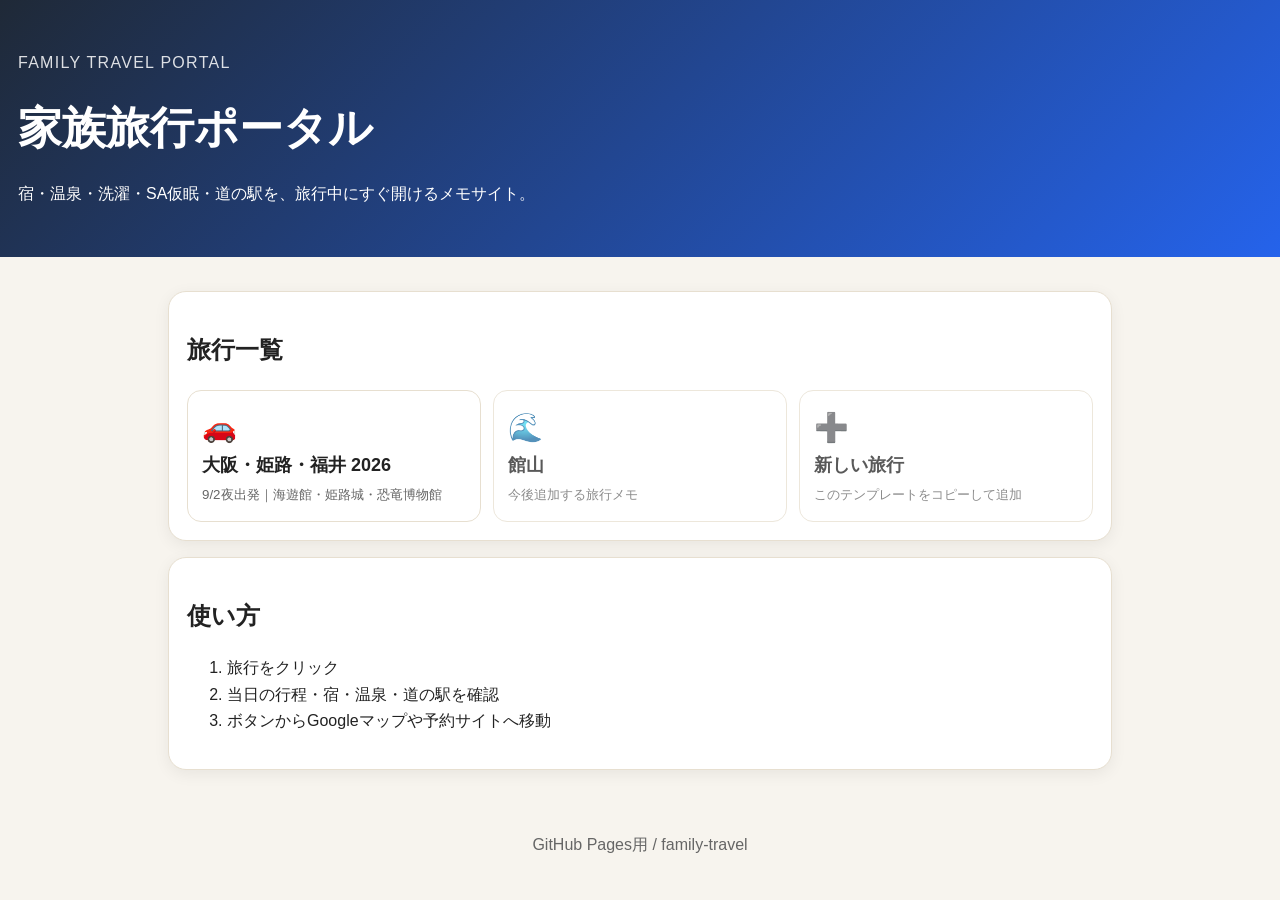
<file: index.html>
<!doctype html>
<html lang="ja">
<head>
  <meta charset="utf-8">
  <meta name="viewport" content="width=device-width, initial-scale=1">
  <title>家族旅行ポータル</title>
  <link rel="stylesheet" href="assets/style.css">
</head>
<body>
<header class="hero">
  <p class="eyebrow">Family Travel Portal</p>
  <h1>家族旅行ポータル</h1>
  <p>宿・温泉・洗濯・SA仮眠・道の駅を、旅行中にすぐ開けるメモサイト。</p>
</header>
<main class="wrap">
  <section class="card">
    <h2>旅行一覧</h2>
    <div class="grid">
      <a class="trip" href="trips/osaka-himeji-fukui-2026/">
        <span class="icon">🚗</span>
        <strong>大阪・姫路・福井 2026</strong>
        <small>9/2夜出発｜海遊館・姫路城・恐竜博物館</small>
      </a>
      <a class="trip muted" href="trips/tateyama/">
        <span class="icon">🌊</span>
        <strong>館山</strong>
        <small>今後追加する旅行メモ</small>
      </a>
      <a class="trip muted" href="#">
        <span class="icon">➕</span>
        <strong>新しい旅行</strong>
        <small>このテンプレートをコピーして追加</small>
      </a>
    </div>
  </section>
  <section class="card">
    <h2>使い方</h2>
    <ol>
      <li>旅行をクリック</li>
      <li>当日の行程・宿・温泉・道の駅を確認</li>
      <li>ボタンからGoogleマップや予約サイトへ移動</li>
    </ol>
  </section>
</main>
<footer>GitHub Pages用 / family-travel</footer>
<script src="assets/script.js"></script>
</body>
</html>
</file>
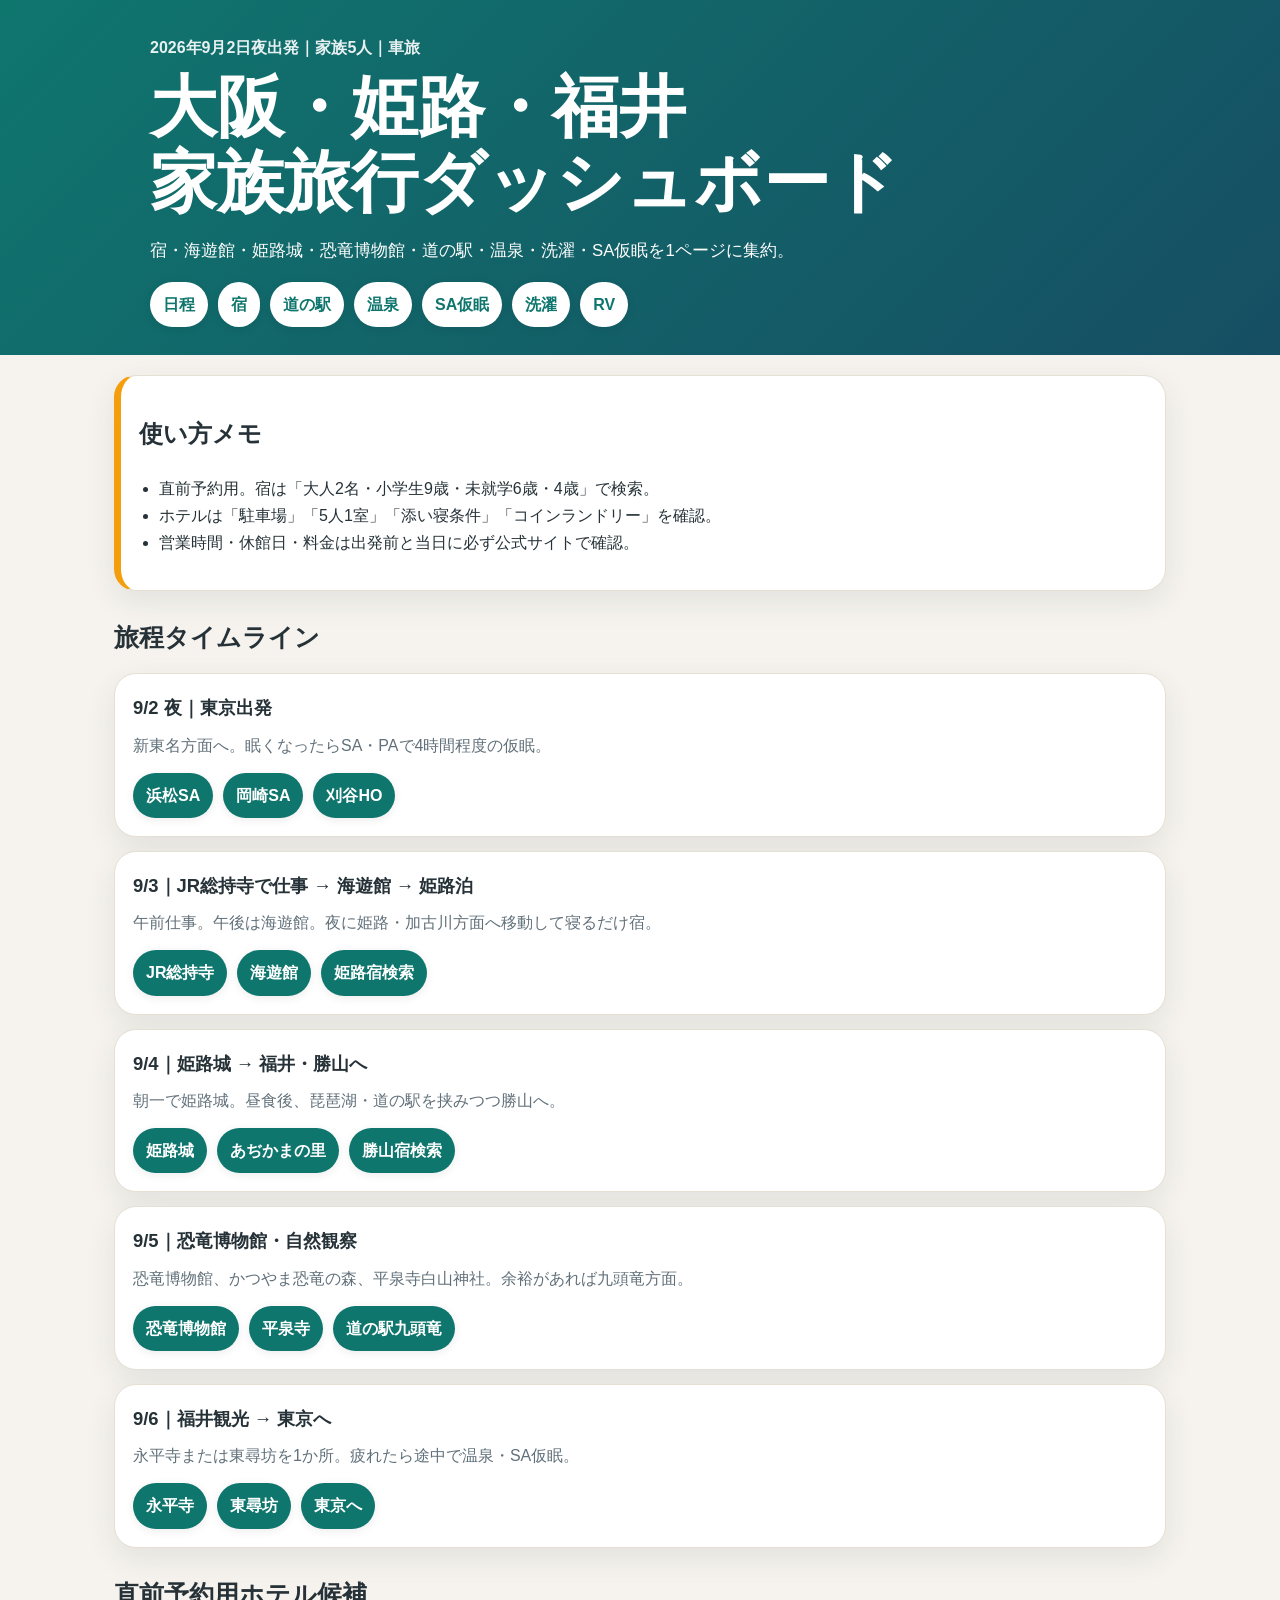
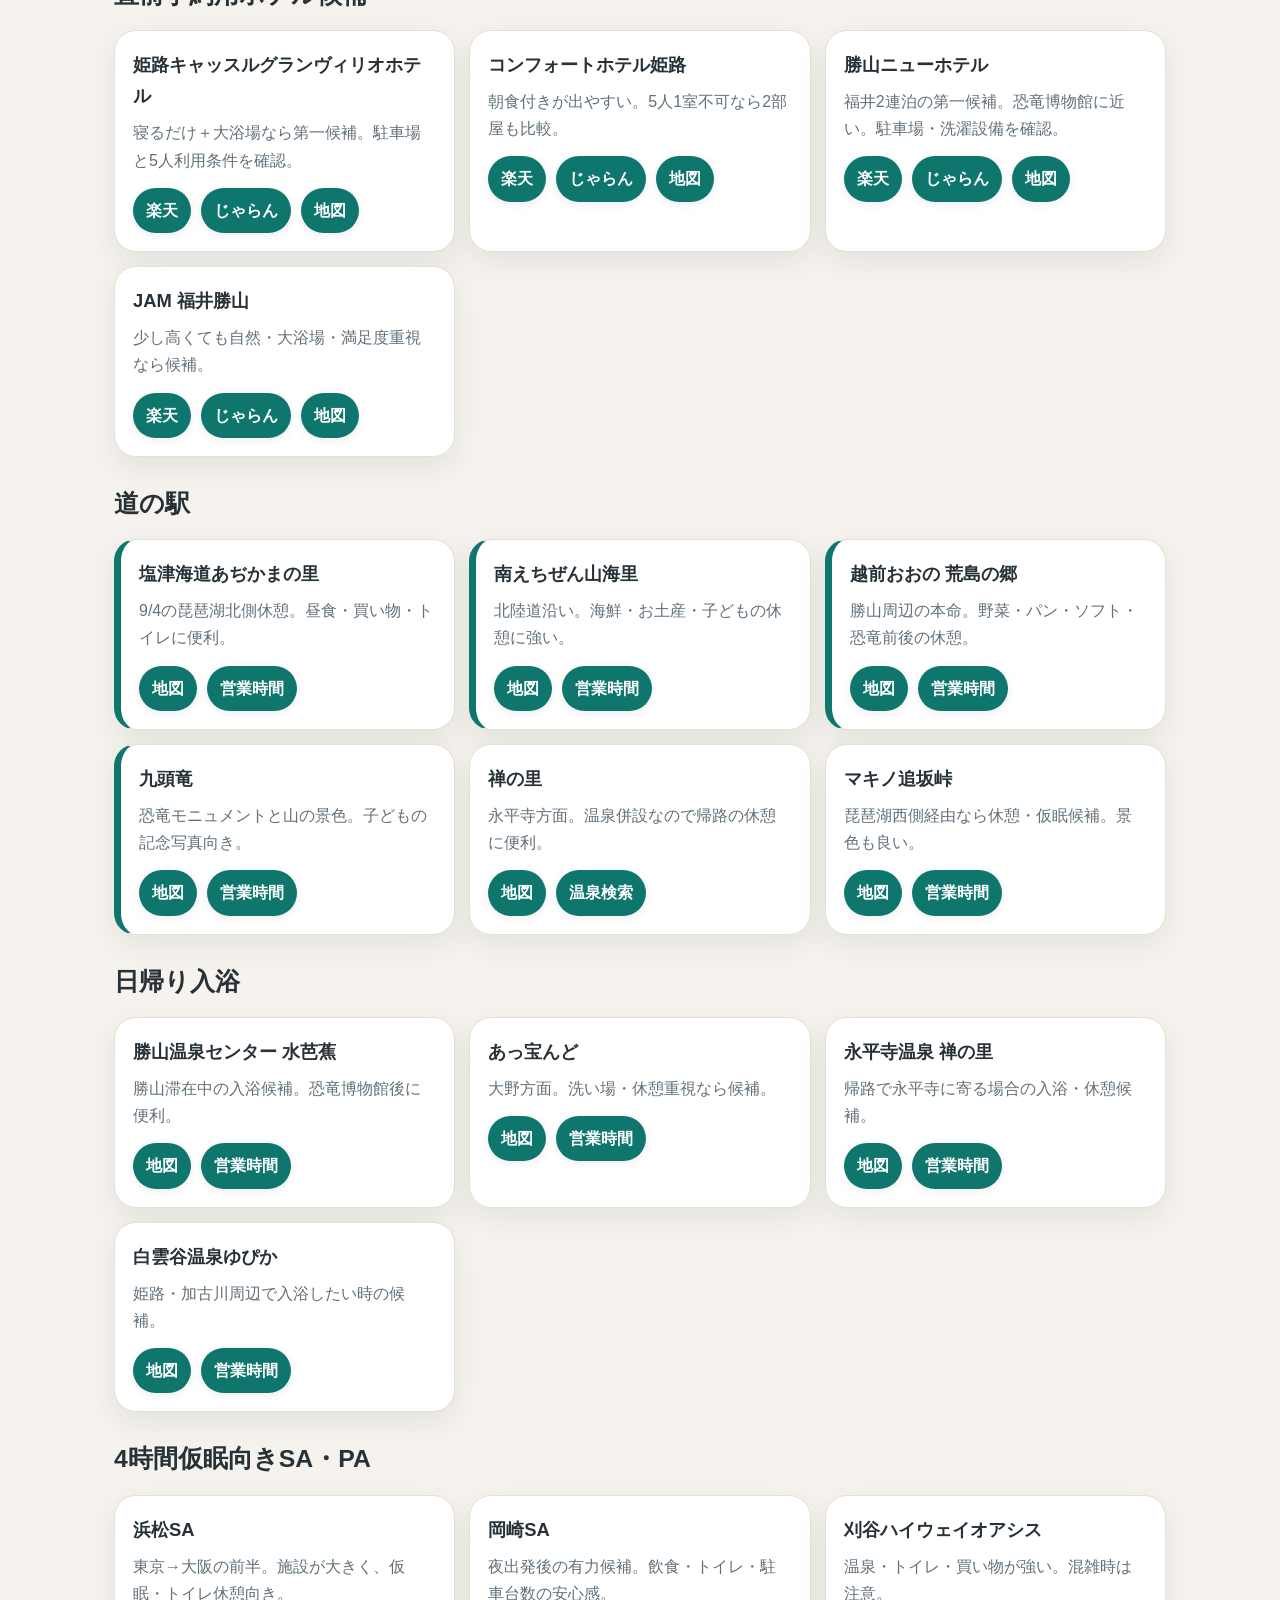
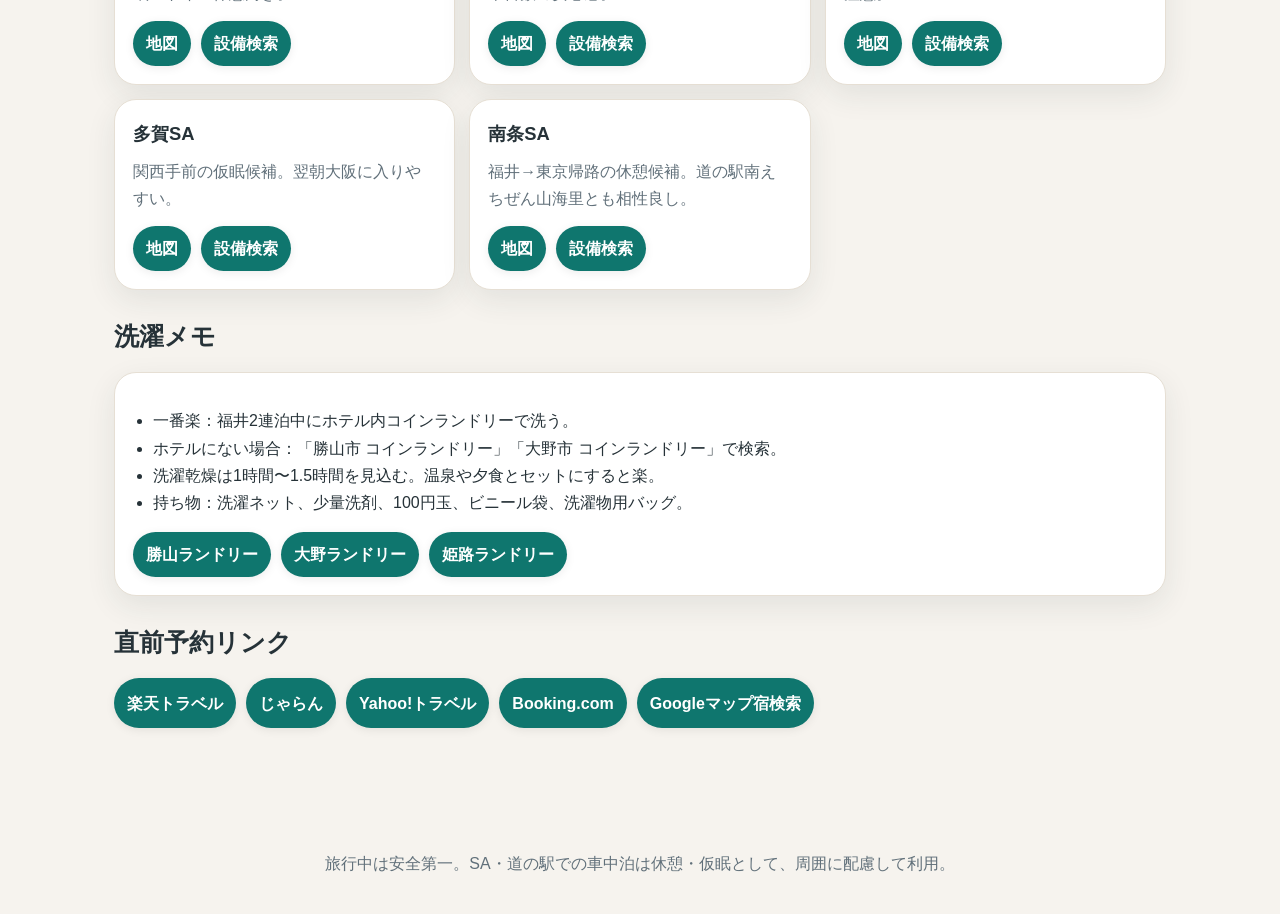
<file: trips/osaka-himeji-fukui-2026/index.html>
<!doctype html>
<html lang="ja">
<head>
  <meta charset="utf-8" />
  <meta name="viewport" content="width=device-width, initial-scale=1" />
  <title>大阪・姫路・福井 家族旅行ダッシュボード</title>
  <link rel="stylesheet" href="style.css" />
</head>
<body>
  <header class="hero">
    <div class="hero-inner">
      <p class="eyebrow">2026年9月2日夜出発｜家族5人｜車旅</p>
      <h1>大阪・姫路・福井<br>家族旅行ダッシュボード</h1>
      <p class="lead">宿・海遊館・姫路城・恐竜博物館・道の駅・温泉・洗濯・SA仮眠を1ページに集約。</p>
      <div class="quick-buttons">
        <a href="#today">日程</a>
        <a href="#hotels">宿</a>
        <a href="#michi">道の駅</a>
        <a href="#onsen">温泉</a>
        <a href="#nap">SA仮眠</a>
        <a href="#laundry">洗濯</a>
<a href="./rv.html">RV</a>
      </div>
    </div>
  </header>

  <main>
    <section class="card warning">
      <h2>使い方メモ</h2>
      <ul>
        <li>直前予約用。宿は「大人2名・小学生9歳・未就学6歳・4歳」で検索。</li>
        <li>ホテルは「駐車場」「5人1室」「添い寝条件」「コインランドリー」を確認。</li>
        <li>営業時間・休館日・料金は出発前と当日に必ず公式サイトで確認。</li>
      </ul>
    </section>

    <section id="today" class="section">
      <h2>旅程タイムライン</h2>
      <div class="timeline">
        <article class="day-card">
          <h3>9/2 夜｜東京出発</h3>
          <p>新東名方面へ。眠くなったらSA・PAで4時間程度の仮眠。</p>
          <div class="buttons">
            <a href="https://www.google.com/maps/search/?api=1&query=%E6%B5%9C%E6%9D%BESA" target="_blank">浜松SA</a>
            <a href="https://www.google.com/maps/search/?api=1&query=%E5%B2%A1%E5%B4%8ESA" target="_blank">岡崎SA</a>
            <a href="https://www.google.com/maps/search/?api=1&query=%E5%88%88%E8%B0%B7%E3%83%8F%E3%82%A4%E3%82%A6%E3%82%A7%E3%82%A4%E3%82%AA%E3%82%A2%E3%82%B7%E3%82%B9" target="_blank">刈谷HO</a>
          </div>
        </article>
        <article class="day-card">
          <h3>9/3｜JR総持寺で仕事 → 海遊館 → 姫路泊</h3>
          <p>午前仕事。午後は海遊館。夜に姫路・加古川方面へ移動して寝るだけ宿。</p>
          <div class="buttons">
            <a href="https://www.google.com/maps/search/?api=1&query=JR%E7%B7%8F%E6%8C%81%E5%AF%BA%E9%A7%85" target="_blank">JR総持寺</a>
            <a href="https://www.google.com/maps/search/?api=1&query=%E6%B5%B7%E9%81%8A%E9%A4%A8" target="_blank">海遊館</a>
            <a href="https://www.google.com/maps/search/?api=1&query=%E5%A7%AB%E8%B7%AF+%E3%83%9B%E3%83%86%E3%83%AB+5%E4%BA%BA+%E9%A7%90%E8%BB%8A%E5%A0%B4" target="_blank">姫路宿検索</a>
          </div>
        </article>
        <article class="day-card">
          <h3>9/4｜姫路城 → 福井・勝山へ</h3>
          <p>朝一で姫路城。昼食後、琵琶湖・道の駅を挟みつつ勝山へ。</p>
          <div class="buttons">
            <a href="https://www.google.com/maps/search/?api=1&query=%E5%A7%AB%E8%B7%AF%E5%9F%8E" target="_blank">姫路城</a>
            <a href="https://www.google.com/maps/search/?api=1&query=%E9%81%93%E3%81%AE%E9%A7%85+%E5%A1%A9%E6%B4%A5%E6%B5%B7%E9%81%93%E3%81%82%E3%81%A2%E3%81%8B%E3%81%BE%E3%81%AE%E9%87%8C" target="_blank">あぢかまの里</a>
            <a href="https://www.google.com/maps/search/?api=1&query=%E5%8B%9D%E5%B1%B1%E5%B8%82+%E3%83%9B%E3%83%86%E3%83%AB+5%E4%BA%BA" target="_blank">勝山宿検索</a>
          </div>
        </article>
        <article class="day-card">
          <h3>9/5｜恐竜博物館・自然観察</h3>
          <p>恐竜博物館、かつやま恐竜の森、平泉寺白山神社。余裕があれば九頭竜方面。</p>
          <div class="buttons">
            <a href="https://www.google.com/maps/search/?api=1&query=%E7%A6%8F%E4%BA%95%E7%9C%8C%E7%AB%8B%E6%81%90%E7%AB%9C%E5%8D%9A%E7%89%A9%E9%A4%A8" target="_blank">恐竜博物館</a>
            <a href="https://www.google.com/maps/search/?api=1&query=%E5%B9%B3%E6%B3%89%E5%AF%BA%E7%99%BD%E5%B1%B1%E7%A5%9E%E7%A4%BE" target="_blank">平泉寺</a>
            <a href="https://www.google.com/maps/search/?api=1&query=%E9%81%93%E3%81%AE%E9%A7%85+%E4%B9%9D%E9%A0%AD%E7%AB%9C" target="_blank">道の駅九頭竜</a>
          </div>
        </article>
        <article class="day-card">
          <h3>9/6｜福井観光 → 東京へ</h3>
          <p>永平寺または東尋坊を1か所。疲れたら途中で温泉・SA仮眠。</p>
          <div class="buttons">
            <a href="https://www.google.com/maps/search/?api=1&query=%E6%B0%B8%E5%B9%B3%E5%AF%BA" target="_blank">永平寺</a>
            <a href="https://www.google.com/maps/search/?api=1&query=%E6%9D%B1%E5%B0%8B%E5%9D%8A" target="_blank">東尋坊</a>
            <a href="https://www.google.com/maps/dir/%E5%8B%9D%E5%B1%B1%E5%B8%82/%E6%9D%B1%E4%BA%AC" target="_blank">東京へ</a>
          </div>
        </article>
      </div>
    </section>

    <section id="hotels" class="section">
      <h2>直前予約用ホテル候補</h2>
      <div class="grid">
        <article class="spot"><h3>姫路キャッスルグランヴィリオホテル</h3><p>寝るだけ＋大浴場なら第一候補。駐車場と5人利用条件を確認。</p><div class="buttons"><a href="https://travel.rakuten.co.jp/keyword/Search.do?f_query=%E5%A7%AB%E8%B7%AF%E3%82%AD%E3%83%A3%E3%83%83%E3%82%B9%E3%83%AB%E3%82%B0%E3%83%A9%E3%83%B3%E3%83%B4%E3%82%A3%E3%83%AA%E3%82%AA%E3%83%9B%E3%83%86%E3%83%AB" target="_blank">楽天</a><a href="https://www.jalan.net/uw/uwp2011/uww2011init.do?keyword=%E5%A7%AB%E8%B7%AF%E3%82%AD%E3%83%A3%E3%83%83%E3%82%B9%E3%83%AB%E3%82%B0%E3%83%A9%E3%83%B3%E3%83%B4%E3%82%A3%E3%83%AA%E3%82%AA%E3%83%9B%E3%83%86%E3%83%AB" target="_blank">じゃらん</a><a href="https://www.google.com/maps/search/?api=1&query=%E5%A7%AB%E8%B7%AF%E3%82%AD%E3%83%A3%E3%83%83%E3%82%B9%E3%83%AB%E3%82%B0%E3%83%A9%E3%83%B3%E3%83%B4%E3%82%A3%E3%83%AA%E3%82%AA%E3%83%9B%E3%83%86%E3%83%AB" target="_blank">地図</a></div></article>
        <article class="spot"><h3>コンフォートホテル姫路</h3><p>朝食付きが出やすい。5人1室不可なら2部屋も比較。</p><div class="buttons"><a href="https://travel.rakuten.co.jp/keyword/Search.do?f_query=%E3%82%B3%E3%83%B3%E3%83%95%E3%82%A9%E3%83%BC%E3%83%88%E3%83%9B%E3%83%86%E3%83%AB%E5%A7%AB%E8%B7%AF" target="_blank">楽天</a><a href="https://www.jalan.net/uw/uwp2011/uww2011init.do?keyword=%E3%82%B3%E3%83%B3%E3%83%95%E3%82%A9%E3%83%BC%E3%83%88%E3%83%9B%E3%83%86%E3%83%AB%E5%A7%AB%E8%B7%AF" target="_blank">じゃらん</a><a href="https://www.google.com/maps/search/?api=1&query=%E3%82%B3%E3%83%B3%E3%83%95%E3%82%A9%E3%83%BC%E3%83%88%E3%83%9B%E3%83%86%E3%83%AB%E5%A7%AB%E8%B7%AF" target="_blank">地図</a></div></article>
        <article class="spot"><h3>勝山ニューホテル</h3><p>福井2連泊の第一候補。恐竜博物館に近い。駐車場・洗濯設備を確認。</p><div class="buttons"><a href="https://travel.rakuten.co.jp/keyword/Search.do?f_query=%E5%8B%9D%E5%B1%B1%E3%83%8B%E3%83%A5%E3%83%BC%E3%83%9B%E3%83%86%E3%83%AB" target="_blank">楽天</a><a href="https://www.jalan.net/uw/uwp2011/uww2011init.do?keyword=%E5%8B%9D%E5%B1%B1%E3%83%8B%E3%83%A5%E3%83%BC%E3%83%9B%E3%83%86%E3%83%AB" target="_blank">じゃらん</a><a href="https://www.google.com/maps/search/?api=1&query=%E5%8B%9D%E5%B1%B1%E3%83%8B%E3%83%A5%E3%83%BC%E3%83%9B%E3%83%86%E3%83%AB" target="_blank">地図</a></div></article>
        <article class="spot"><h3>JAM 福井勝山</h3><p>少し高くても自然・大浴場・満足度重視なら候補。</p><div class="buttons"><a href="https://travel.rakuten.co.jp/keyword/Search.do?f_query=JAM%20%E7%A6%8F%E4%BA%95%E5%8B%9D%E5%B1%B1" target="_blank">楽天</a><a href="https://www.jalan.net/uw/uwp2011/uww2011init.do?keyword=JAM%20%E7%A6%8F%E4%BA%95%E5%8B%9D%E5%B1%B1" target="_blank">じゃらん</a><a href="https://www.google.com/maps/search/?api=1&query=JAM%20%E7%A6%8F%E4%BA%95%E5%8B%9D%E5%B1%B1" target="_blank">地図</a></div></article>
      </div>
    </section>

    <section id="michi" class="section">
      <h2>道の駅</h2>
      <div class="grid">
        <article class="spot favorite"><h3>塩津海道あぢかまの里</h3><p>9/4の琵琶湖北側休憩。昼食・買い物・トイレに便利。</p><div class="buttons"><a href="https://www.google.com/maps/search/?api=1&query=%E9%81%93%E3%81%AE%E9%A7%85+%E5%A1%A9%E6%B4%A5%E6%B5%B7%E9%81%93%E3%81%82%E3%81%A2%E3%81%8B%E3%81%BE%E3%81%AE%E9%87%8C" target="_blank">地図</a><a href="https://www.google.com/search?q=%E9%81%93%E3%81%AE%E9%A7%85+%E5%A1%A9%E6%B4%A5%E6%B5%B7%E9%81%93%E3%81%82%E3%81%A2%E3%81%8B%E3%81%BE%E3%81%AE%E9%87%8C+%E5%96%B6%E6%A5%AD%E6%99%82%E9%96%93" target="_blank">営業時間</a></div></article>
        <article class="spot favorite"><h3>南えちぜん山海里</h3><p>北陸道沿い。海鮮・お土産・子どもの休憩に強い。</p><div class="buttons"><a href="https://www.google.com/maps/search/?api=1&query=%E9%81%93%E3%81%AE%E9%A7%85+%E5%8D%97%E3%81%88%E3%81%A1%E3%81%9C%E3%82%93%E5%B1%B1%E6%B5%B7%E9%87%8C" target="_blank">地図</a><a href="https://www.google.com/search?q=%E9%81%93%E3%81%AE%E9%A7%85+%E5%8D%97%E3%81%88%E3%81%A1%E3%81%9C%E3%82%93%E5%B1%B1%E6%B5%B7%E9%87%8C+%E5%96%B6%E6%A5%AD%E6%99%82%E9%96%93" target="_blank">営業時間</a></div></article>
        <article class="spot favorite"><h3>越前おおの 荒島の郷</h3><p>勝山周辺の本命。野菜・パン・ソフト・恐竜前後の休憩。</p><div class="buttons"><a href="https://www.google.com/maps/search/?api=1&query=%E9%81%93%E3%81%AE%E9%A7%85+%E8%B6%8A%E5%89%8D%E3%81%8A%E3%81%8A%E3%81%AE+%E8%8D%92%E5%B3%B6%E3%81%AE%E9%83%B7" target="_blank">地図</a><a href="https://www.google.com/search?q=%E9%81%93%E3%81%AE%E9%A7%85+%E8%B6%8A%E5%89%8D%E3%81%8A%E3%81%8A%E3%81%AE+%E8%8D%92%E5%B3%B6%E3%81%AE%E9%83%B7+%E5%96%B6%E6%A5%AD%E6%99%82%E9%96%93" target="_blank">営業時間</a></div></article>
        <article class="spot favorite"><h3>九頭竜</h3><p>恐竜モニュメントと山の景色。子どもの記念写真向き。</p><div class="buttons"><a href="https://www.google.com/maps/search/?api=1&query=%E9%81%93%E3%81%AE%E9%A7%85+%E4%B9%9D%E9%A0%AD%E7%AB%9C" target="_blank">地図</a><a href="https://www.google.com/search?q=%E9%81%93%E3%81%AE%E9%A7%85+%E4%B9%9D%E9%A0%AD%E7%AB%9C+%E5%96%B6%E6%A5%AD%E6%99%82%E9%96%93" target="_blank">営業時間</a></div></article>
        <article class="spot"><h3>禅の里</h3><p>永平寺方面。温泉併設なので帰路の休憩に便利。</p><div class="buttons"><a href="https://www.google.com/maps/search/?api=1&query=%E9%81%93%E3%81%AE%E9%A7%85+%E7%A6%85%E3%81%AE%E9%87%8C" target="_blank">地図</a><a href="https://www.google.com/search?q=%E9%81%93%E3%81%AE%E9%A7%85+%E7%A6%85%E3%81%AE%E9%87%8C+%E6%B8%A9%E6%B3%89" target="_blank">温泉検索</a></div></article>
        <article class="spot"><h3>マキノ追坂峠</h3><p>琵琶湖西側経由なら休憩・仮眠候補。景色も良い。</p><div class="buttons"><a href="https://www.google.com/maps/search/?api=1&query=%E9%81%93%E3%81%AE%E9%A7%85+%E3%83%9E%E3%82%AD%E3%83%8E%E8%BF%BD%E5%9D%82%E5%B3%A0" target="_blank">地図</a><a href="https://www.google.com/search?q=%E9%81%93%E3%81%AE%E9%A7%85+%E3%83%9E%E3%82%AD%E3%83%8E%E8%BF%BD%E5%9D%82%E5%B3%A0+%E5%96%B6%E6%A5%AD%E6%99%82%E9%96%93" target="_blank">営業時間</a></div></article>
      </div>
    </section>

    <section id="onsen" class="section"><h2>日帰り入浴</h2><div class="grid">
      <article class="spot"><h3>勝山温泉センター 水芭蕉</h3><p>勝山滞在中の入浴候補。恐竜博物館後に便利。</p><div class="buttons"><a href="https://www.google.com/maps/search/?api=1&query=%E5%8B%9D%E5%B1%B1%E6%B8%A9%E6%B3%89%E3%82%BB%E3%83%B3%E3%82%BF%E3%83%BC+%E6%B0%B4%E8%8A%AD%E8%95%89" target="_blank">地図</a><a href="https://www.google.com/search?q=%E5%8B%9D%E5%B1%B1%E6%B8%A9%E6%B3%89%E3%82%BB%E3%83%B3%E3%82%BF%E3%83%BC+%E6%B0%B4%E8%8A%AD%E8%95%89+%E5%96%B6%E6%A5%AD%E6%99%82%E9%96%93" target="_blank">営業時間</a></div></article>
      <article class="spot"><h3>あっ宝んど</h3><p>大野方面。洗い場・休憩重視なら候補。</p><div class="buttons"><a href="https://www.google.com/maps/search/?api=1&query=%E3%81%82%E3%81%A3%E5%AE%9D%E3%82%93%E3%81%A9" target="_blank">地図</a><a href="https://www.google.com/search?q=%E3%81%82%E3%81%A3%E5%AE%9D%E3%82%93%E3%81%A9+%E5%96%B6%E6%A5%AD%E6%99%82%E9%96%93" target="_blank">営業時間</a></div></article>
      <article class="spot"><h3>永平寺温泉 禅の里</h3><p>帰路で永平寺に寄る場合の入浴・休憩候補。</p><div class="buttons"><a href="https://www.google.com/maps/search/?api=1&query=%E6%B0%B8%E5%B9%B3%E5%AF%BA%E6%B8%A9%E6%B3%89+%E7%A6%85%E3%81%AE%E9%87%8C" target="_blank">地図</a><a href="https://www.google.com/search?q=%E6%B0%B8%E5%B9%B3%E5%AF%BA%E6%B8%A9%E6%B3%89+%E7%A6%85%E3%81%AE%E9%87%8C+%E5%96%B6%E6%A5%AD%E6%99%82%E9%96%93" target="_blank">営業時間</a></div></article>
      <article class="spot"><h3>白雲谷温泉ゆぴか</h3><p>姫路・加古川周辺で入浴したい時の候補。</p><div class="buttons"><a href="https://www.google.com/maps/search/?api=1&query=%E7%99%BD%E9%9B%B2%E8%B0%B7%E6%B8%A9%E6%B3%89%E3%82%86%E3%81%B4%E3%81%8B" target="_blank">地図</a><a href="https://www.google.com/search?q=%E7%99%BD%E9%9B%B2%E8%B0%B7%E6%B8%A9%E6%B3%89%E3%82%86%E3%81%B4%E3%81%8B+%E5%96%B6%E6%A5%AD%E6%99%82%E9%96%93" target="_blank">営業時間</a></div></article>
    </div></section>

    <section id="nap" class="section"><h2>4時間仮眠向きSA・PA</h2><div class="grid">
      <article class="spot"><h3>浜松SA</h3><p>東京→大阪の前半。施設が大きく、仮眠・トイレ休憩向き。</p><div class="buttons"><a href="https://www.google.com/maps/search/?api=1&query=%E6%B5%9C%E6%9D%BESA" target="_blank">地図</a><a href="https://www.google.com/search?q=%E6%B5%9C%E6%9D%BESA+%E3%82%B7%E3%83%A3%E3%83%AF%E3%83%BC+%E4%BB%AE%E7%9C%A0" target="_blank">設備検索</a></div></article>
      <article class="spot"><h3>岡崎SA</h3><p>夜出発後の有力候補。飲食・トイレ・駐車台数の安心感。</p><div class="buttons"><a href="https://www.google.com/maps/search/?api=1&query=%E5%B2%A1%E5%B4%8ESA" target="_blank">地図</a><a href="https://www.google.com/search?q=%E5%B2%A1%E5%B4%8ESA+%E3%82%B7%E3%83%A3%E3%83%AF%E3%83%BC+%E4%BB%AE%E7%9C%A0" target="_blank">設備検索</a></div></article>
      <article class="spot"><h3>刈谷ハイウェイオアシス</h3><p>温泉・トイレ・買い物が強い。混雑時は注意。</p><div class="buttons"><a href="https://www.google.com/maps/search/?api=1&query=%E5%88%88%E8%B0%B7%E3%83%8F%E3%82%A4%E3%82%A6%E3%82%A7%E3%82%A4%E3%82%AA%E3%82%A2%E3%82%B7%E3%82%B9" target="_blank">地図</a><a href="https://www.google.com/search?q=%E5%88%88%E8%B0%B7%E3%83%8F%E3%82%A4%E3%82%A6%E3%82%A7%E3%82%A4%E3%82%AA%E3%82%A2%E3%82%B7%E3%82%B9+%E6%B8%A9%E6%B3%89+%E4%BB%AE%E7%9C%A0" target="_blank">設備検索</a></div></article>
      <article class="spot"><h3>多賀SA</h3><p>関西手前の仮眠候補。翌朝大阪に入りやすい。</p><div class="buttons"><a href="https://www.google.com/maps/search/?api=1&query=%E5%A4%9A%E8%B3%80SA" target="_blank">地図</a><a href="https://www.google.com/search?q=%E5%A4%9A%E8%B3%80SA+%E4%BB%AE%E7%9C%A0+%E5%85%A5%E6%B5%B4" target="_blank">設備検索</a></div></article>
      <article class="spot"><h3>南条SA</h3><p>福井→東京帰路の休憩候補。道の駅南えちぜん山海里とも相性良し。</p><div class="buttons"><a href="https://www.google.com/maps/search/?api=1&query=%E5%8D%97%E6%9D%A1SA" target="_blank">地図</a><a href="https://www.google.com/search?q=%E5%8D%97%E6%9D%A1SA+%E4%BB%AE%E7%9C%A0+%E8%A8%AD%E5%82%99" target="_blank">設備検索</a></div></article>
    </div></section>

    <section id="laundry" class="section"><h2>洗濯メモ</h2><div class="card"><ul>
      <li>一番楽：福井2連泊中にホテル内コインランドリーで洗う。</li>
      <li>ホテルにない場合：「勝山市 コインランドリー」「大野市 コインランドリー」で検索。</li>
      <li>洗濯乾燥は1時間〜1.5時間を見込む。温泉や夕食とセットにすると楽。</li>
      <li>持ち物：洗濯ネット、少量洗剤、100円玉、ビニール袋、洗濯物用バッグ。</li>
    </ul><div class="buttons"><a href="https://www.google.com/maps/search/?api=1&query=%E5%8B%9D%E5%B1%B1%E5%B8%82+%E3%82%B3%E3%82%A4%E3%83%B3%E3%83%A9%E3%83%B3%E3%83%89%E3%83%AA%E3%83%BC" target="_blank">勝山ランドリー</a><a href="https://www.google.com/maps/search/?api=1&query=%E5%A4%A7%E9%87%8E%E5%B8%82+%E3%82%B3%E3%82%A4%E3%83%B3%E3%83%A9%E3%83%B3%E3%83%89%E3%83%AA%E3%83%BC" target="_blank">大野ランドリー</a><a href="https://www.google.com/maps/search/?api=1&query=%E5%A7%AB%E8%B7%AF+%E3%82%B3%E3%82%A4%E3%83%B3%E3%83%A9%E3%83%B3%E3%83%89%E3%83%AA%E3%83%BC" target="_blank">姫路ランドリー</a></div></div></section>

    <section class="section"><h2>直前予約リンク</h2><div class="buttons big"><a href="https://travel.rakuten.co.jp/" target="_blank">楽天トラベル</a><a href="https://www.jalan.net/" target="_blank">じゃらん</a><a href="https://travel.yahoo.co.jp/" target="_blank">Yahoo!トラベル</a><a href="https://www.booking.com/" target="_blank">Booking.com</a><a href="https://www.google.com/maps/search/%E5%A7%AB%E8%B7%AF+%E3%83%9B%E3%83%86%E3%83%AB+5%E4%BA%BA+%E9%A7%90%E8%BB%8A%E5%A0%B4" target="_blank">Googleマップ宿検索</a></div></section>
  </main>

  <footer><p>旅行中は安全第一。SA・道の駅での車中泊は休憩・仮眠として、周囲に配慮して利用。</p></footer>
  <button id="topButton" aria-label="上へ戻る">↑</button>
  <script src="script.js"></script>
</body>
</html>
</file>
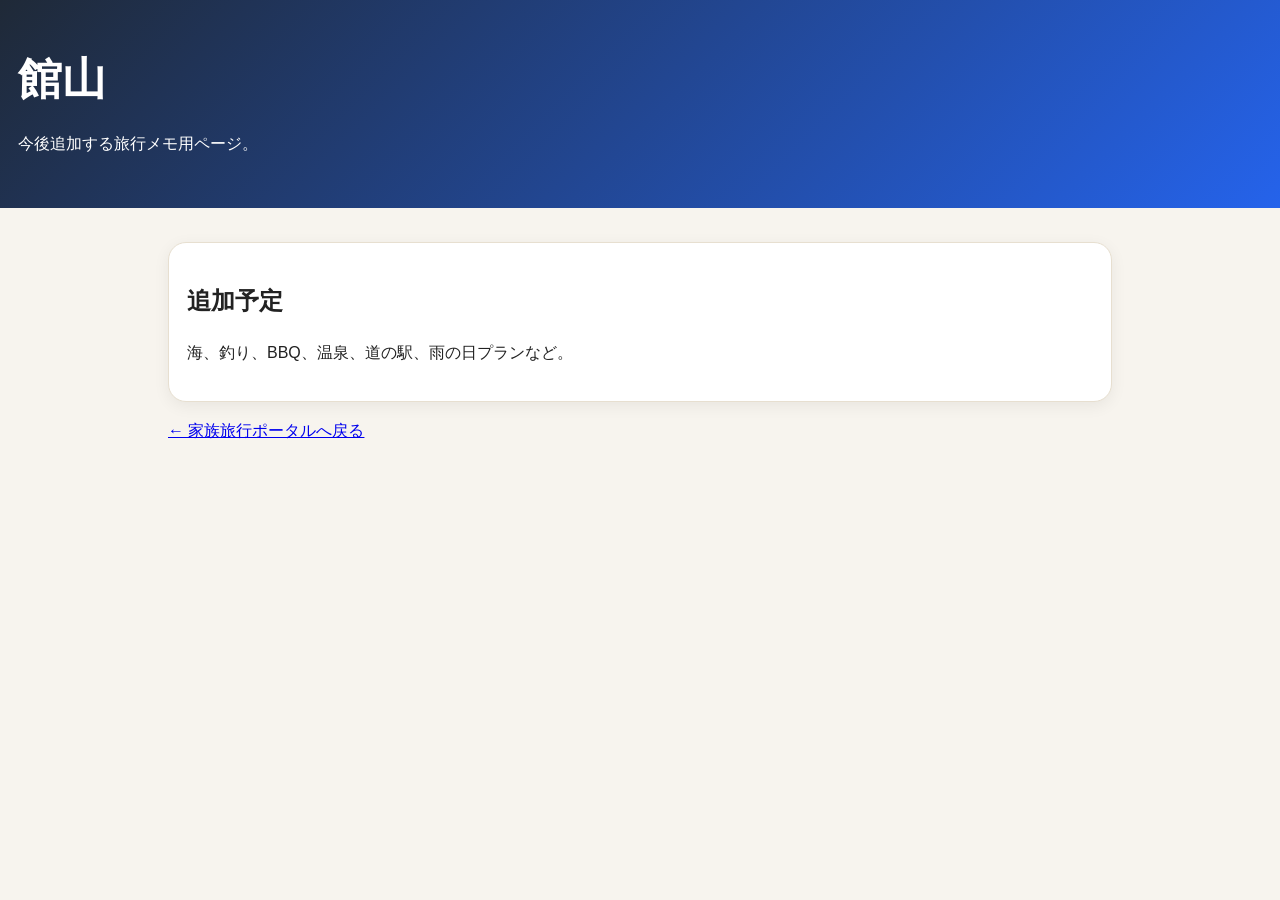
<file: trips/tateyama/index.html>
<!doctype html><html lang="ja"><head><meta charset="utf-8"><meta name="viewport" content="width=device-width, initial-scale=1"><title>館山</title><link rel="stylesheet" href="../../assets/style.css"></head><body><header class="hero"><h1>館山</h1><p>今後追加する旅行メモ用ページ。</p></header><main class="wrap"><section class="card"><h2>追加予定</h2><p>海、釣り、BBQ、温泉、道の駅、雨の日プランなど。</p></section><p><a href="../../index.html">← 家族旅行ポータルへ戻る</a></p></main></body></html>
</file>
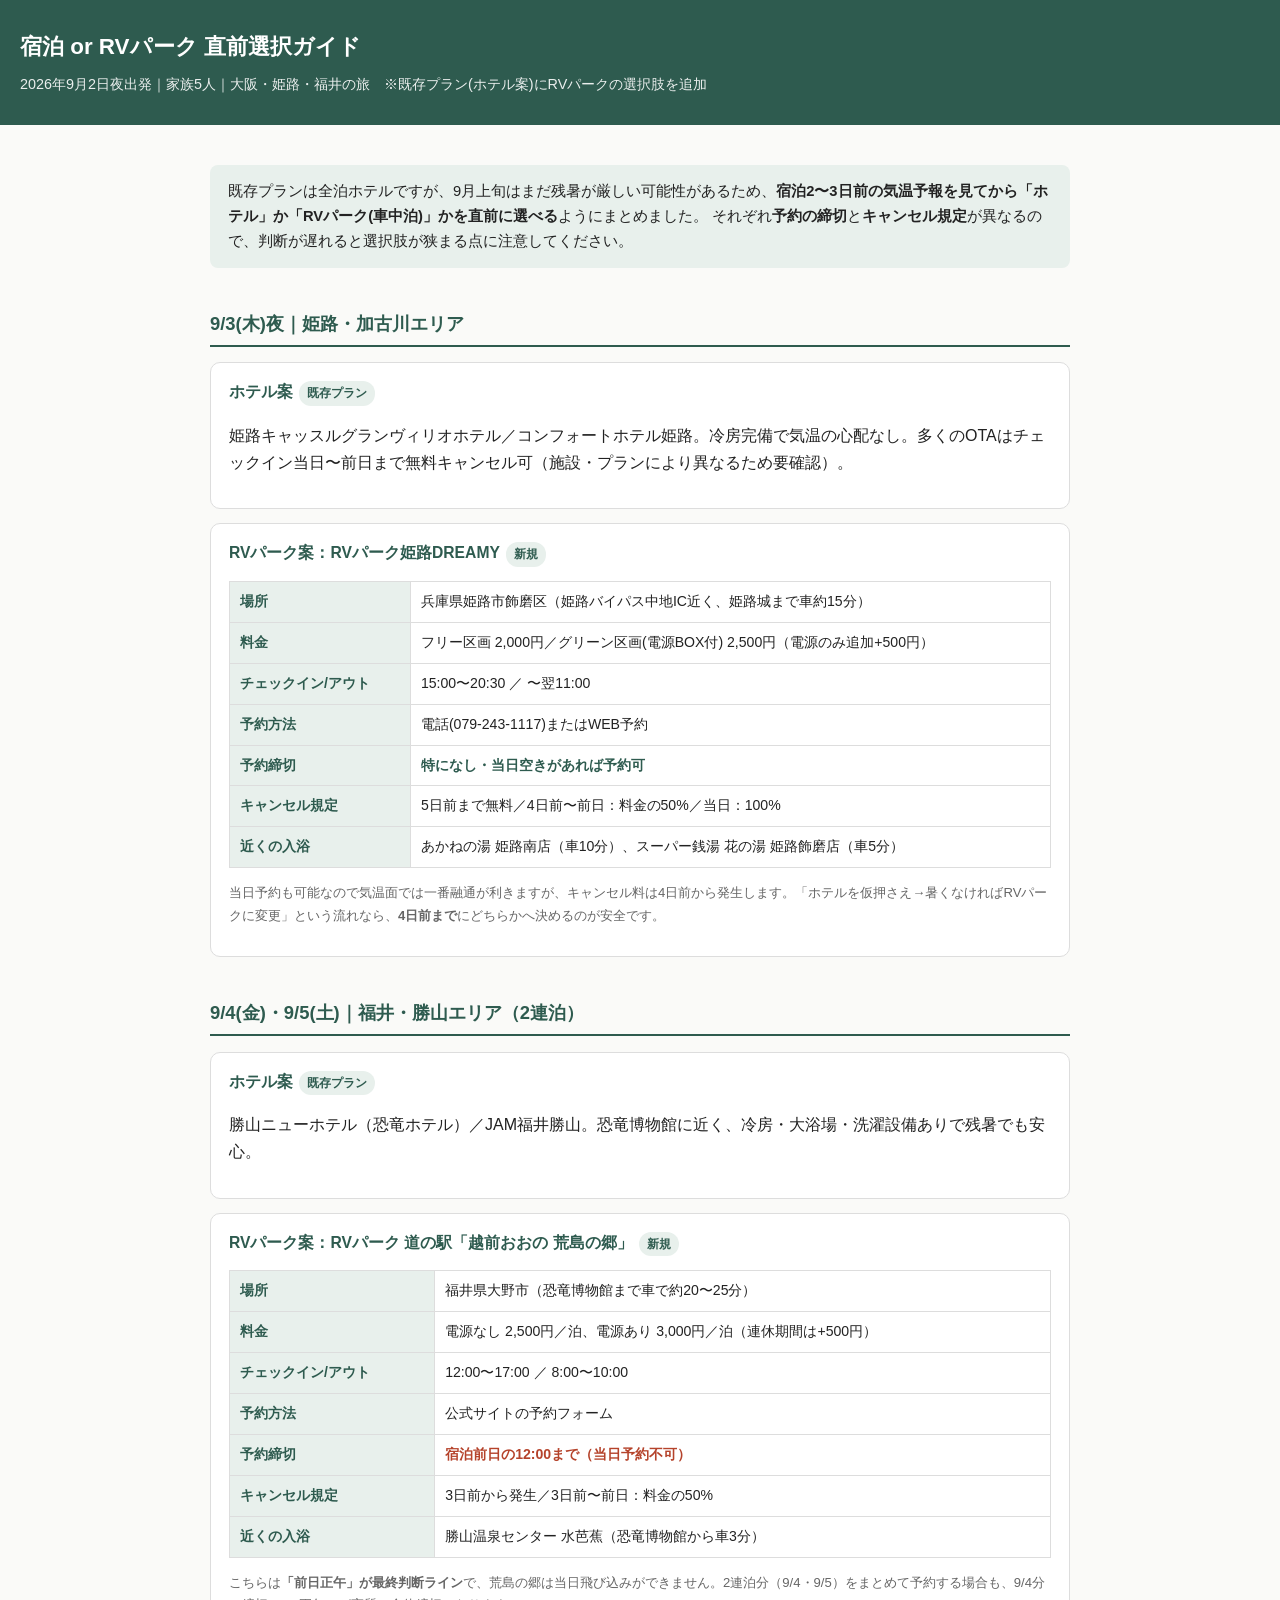
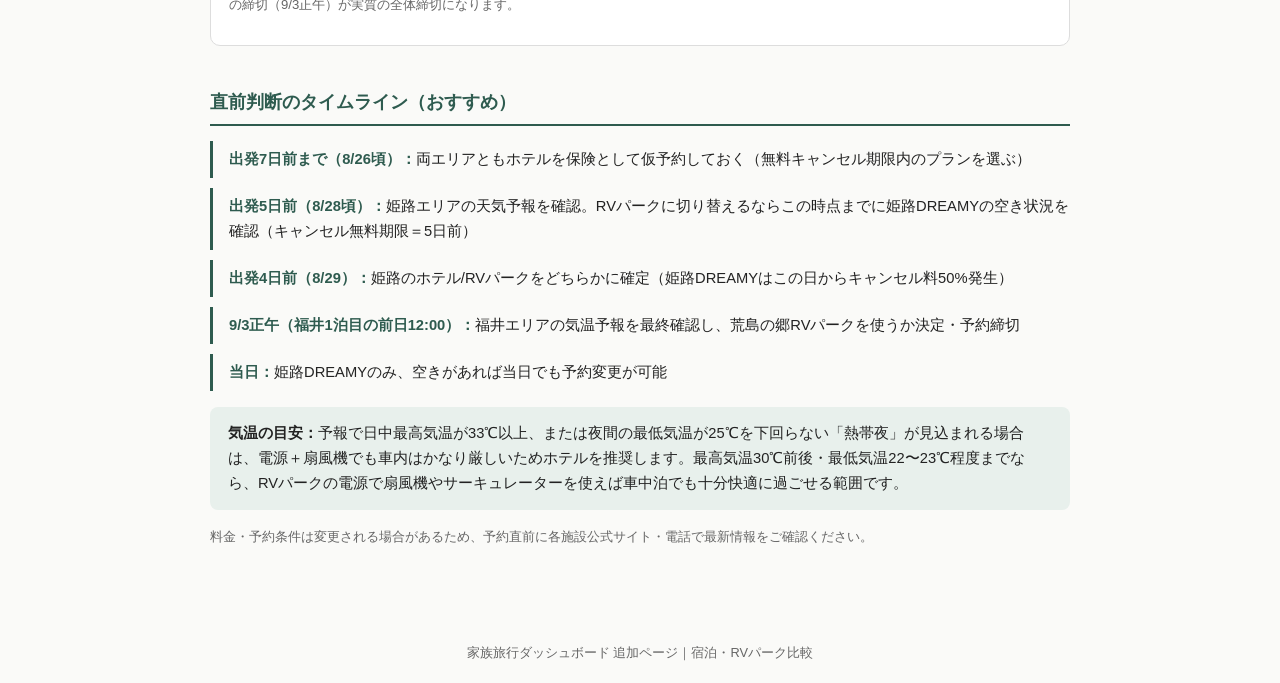
<file: trips/osaka-himeji-fukui-2026/rv.html>
<!DOCTYPE html>
<html lang="ja">
<head>
<meta charset="UTF-8">
<meta name="viewport" content="width=device-width, initial-scale=1">
<title>宿泊 or RVパーク 直前選択ガイド｜大阪・姫路・福井 家族旅行</title>
<style>
  :root{
    --main:#2e5b4f; --sub:#e8f0ec; --text:#222; --muted:#666; --border:#ddd;
  }
  *{box-sizing:border-box;}
  body{
    font-family:"Hiragino Sans","Yu Gothic",sans-serif;
    margin:0; padding:0; background:#fafaf8; color:var(--text); line-height:1.7;
  }
  header{
    background:var(--main); color:#fff; padding:28px 20px;
  }
  header h1{margin:0 0 6px; font-size:1.4rem;}
  header p{margin:0; font-size:0.9rem; opacity:0.9;}
  main{max-width:900px; margin:0 auto; padding:24px 20px 60px;}
  h2{
    color:var(--main); border-bottom:2px solid var(--main); padding-bottom:6px;
    margin-top:40px; font-size:1.15rem;
  }
  h3{color:var(--main); margin-top:24px; font-size:1rem;}
  .lead{background:var(--sub); border-radius:8px; padding:14px 18px; font-size:0.92rem; margin:16px 0;}
  table{width:100%; border-collapse:collapse; margin:14px 0; font-size:0.88rem;}
  th, td{border:1px solid var(--border); padding:8px 10px; text-align:left; vertical-align:top;}
  th{background:var(--sub); color:var(--main); white-space:nowrap;}
  .deadline{font-weight:bold; color:#b5432b;}
  .ok{color:var(--main); font-weight:bold;}
  .card{
    border:1px solid var(--border); border-radius:10px; padding:16px 18px; margin:14px 0; background:#fff;
  }
  .card h4{margin:0 0 8px; color:var(--main); font-size:0.98rem;}
  .tag{
    display:inline-block; font-size:0.75rem; padding:2px 8px; border-radius:12px;
    background:var(--sub); color:var(--main); margin-left:6px;
  }
  .timeline{list-style:none; padding:0; margin:14px 0;}
  .timeline li{
    border-left:3px solid var(--main); padding:6px 0 6px 16px; margin-bottom:10px; font-size:0.92rem;
  }
  .timeline b{color:var(--main);}
  a{color:var(--main);}
  footer{text-align:center; color:var(--muted); font-size:0.8rem; padding:20px;}
  .note{font-size:0.82rem; color:var(--muted);}
</style>
</head>
<body>

<header>
  <h1>宿泊 or RVパーク 直前選択ガイド</h1>
  <p>2026年9月2日夜出発｜家族5人｜大阪・姫路・福井の旅　※既存プラン(ホテル案)にRVパークの選択肢を追加</p>
</header>

<main>

<div class="lead">
既存プランは全泊ホテルですが、9月上旬はまだ残暑が厳しい可能性があるため、<b>宿泊2〜3日前の気温予報を見てから「ホテル」か「RVパーク(車中泊)」かを直前に選べる</b>ようにまとめました。
それぞれ<b>予約の締切</b>と<b>キャンセル規定</b>が異なるので、判断が遅れると選択肢が狭まる点に注意してください。
</div>

<h2>9/3(木)夜｜姫路・加古川エリア</h2>

<div class="card">
  <h4>ホテル案<span class="tag">既存プラン</span></h4>
  <p>姫路キャッスルグランヴィリオホテル／コンフォートホテル姫路。冷房完備で気温の心配なし。多くのOTAはチェックイン当日〜前日まで無料キャンセル可（施設・プランにより異なるため要確認）。</p>
</div>

<div class="card">
  <h4>RVパーク案：RVパーク姫路DREAMY<span class="tag">新規</span></h4>
  <table>
    <tr><th>場所</th><td>兵庫県姫路市飾磨区（姫路バイパス中地IC近く、姫路城まで車約15分）</td></tr>
    <tr><th>料金</th><td>フリー区画 2,000円／グリーン区画(電源BOX付) 2,500円（電源のみ追加+500円）</td></tr>
    <tr><th>チェックイン/アウト</th><td>15:00〜20:30 ／ 〜翌11:00</td></tr>
    <tr><th>予約方法</th><td>電話(079-243-1117)またはWEB予約</td></tr>
    <tr><th>予約締切</th><td class="ok">特になし・当日空きがあれば予約可</td></tr>
    <tr><th>キャンセル規定</th><td>5日前まで無料／4日前〜前日：料金の50%／当日：100%</td></tr>
    <tr><th>近くの入浴</th><td>あかねの湯 姫路南店（車10分）、スーパー銭湯 花の湯 姫路飾磨店（車5分）</td></tr>
  </table>
  <p class="note">当日予約も可能なので気温面では一番融通が利きますが、キャンセル料は4日前から発生します。「ホテルを仮押さえ→暑くなければRVパークに変更」という流れなら、<b>4日前まで</b>にどちらかへ決めるのが安全です。</p>
</div>

<h2>9/4(金)・9/5(土)｜福井・勝山エリア（2連泊）</h2>

<div class="card">
  <h4>ホテル案<span class="tag">既存プラン</span></h4>
  <p>勝山ニューホテル（恐竜ホテル）／JAM福井勝山。恐竜博物館に近く、冷房・大浴場・洗濯設備ありで残暑でも安心。</p>
</div>

<div class="card">
  <h4>RVパーク案：RVパーク 道の駅「越前おおの 荒島の郷」<span class="tag">新規</span></h4>
  <table>
    <tr><th>場所</th><td>福井県大野市（恐竜博物館まで車で約20〜25分）</td></tr>
    <tr><th>料金</th><td>電源なし 2,500円／泊、電源あり 3,000円／泊（連休期間は+500円）</td></tr>
    <tr><th>チェックイン/アウト</th><td>12:00〜17:00 ／ 8:00〜10:00</td></tr>
    <tr><th>予約方法</th><td>公式サイトの予約フォーム</td></tr>
    <tr><th>予約締切</th><td class="deadline">宿泊前日の12:00まで（当日予約不可）</td></tr>
    <tr><th>キャンセル規定</th><td>3日前から発生／3日前〜前日：料金の50%</td></tr>
    <tr><th>近くの入浴</th><td>勝山温泉センター 水芭蕉（恐竜博物館から車3分）</td></tr>
  </table>
  <p class="note">こちらは<b>「前日正午」が最終判断ライン</b>で、荒島の郷は当日飛び込みができません。2連泊分（9/4・9/5）をまとめて予約する場合も、9/4分の締切（9/3正午）が実質の全体締切になります。</p>
</div>

<h2>直前判断のタイムライン（おすすめ）</h2>
<ul class="timeline">
  <li><b>出発7日前まで（8/26頃）：</b>両エリアともホテルを保険として仮予約しておく（無料キャンセル期限内のプランを選ぶ）</li>
  <li><b>出発5日前（8/28頃）：</b>姫路エリアの天気予報を確認。RVパークに切り替えるならこの時点までに姫路DREAMYの空き状況を確認（キャンセル無料期限＝5日前）</li>
  <li><b>出発4日前（8/29）：</b>姫路のホテル/RVパークをどちらかに確定（姫路DREAMYはこの日からキャンセル料50%発生）</li>
  <li><b>9/3正午（福井1泊目の前日12:00）：</b>福井エリアの気温予報を最終確認し、荒島の郷RVパークを使うか決定・予約締切</li>
  <li><b>当日：</b>姫路DREAMYのみ、空きがあれば当日でも予約変更が可能</li>
</ul>

<div class="lead">
<b>気温の目安：</b>予報で日中最高気温が33℃以上、または夜間の最低気温が25℃を下回らない「熱帯夜」が見込まれる場合は、電源＋扇風機でも車内はかなり厳しいためホテルを推奨します。最高気温30℃前後・最低気温22〜23℃程度までなら、RVパークの電源で扇風機やサーキュレーターを使えば車中泊でも十分快適に過ごせる範囲です。
</div>

<p class="note">料金・予約条件は変更される場合があるため、予約直前に各施設公式サイト・電話で最新情報をご確認ください。</p>

</main>

<footer>
  家族旅行ダッシュボード 追加ページ｜宿泊・RVパーク比較
</footer>

</body>
</html>
</file>
<file: assets/style.css>
:root{--bg:#f7f4ee;--ink:#222;--card:#fff;--line:#e7dfd0;--accent:#2563eb;--muted:#666}*{box-sizing:border-box}body{margin:0;background:var(--bg);color:var(--ink);font-family:-apple-system,BlinkMacSystemFont,"Hiragino Sans","Yu Gothic",Meiryo,sans-serif;line-height:1.65}.hero{padding:34px 18px;background:linear-gradient(135deg,#1f2937,#2563eb);color:white}.hero h1{margin:.2em 0;font-size:clamp(28px,7vw,44px)}.eyebrow{opacity:.85;letter-spacing:.08em;text-transform:uppercase}.wrap{max-width:980px;margin:auto;padding:18px}.card{background:var(--card);border:1px solid var(--line);border-radius:18px;padding:18px;margin:16px 0;box-shadow:0 4px 16px #00000010}.grid{display:grid;grid-template-columns:repeat(auto-fit,minmax(220px,1fr));gap:12px}.trip,.btn{display:block;text-decoration:none;color:var(--ink);border:1px solid var(--line);border-radius:14px;padding:14px;background:#fff}.trip:hover,.btn:hover{border-color:var(--accent)}.trip strong{display:block;font-size:18px}.trip small{color:var(--muted)}.muted{opacity:.75}.icon{font-size:28px}.btns{display:flex;flex-wrap:wrap;gap:8px}.btn{display:inline-block;padding:10px 12px}.tag{display:inline-block;background:#eef2ff;color:#1e40af;border-radius:999px;padding:2px 10px;margin:2px;font-size:13px}.note{background:#fff7ed;border-left:5px solid #f97316;padding:10px;border-radius:10px}.day h2{border-bottom:2px solid var(--line);padding-bottom:6px}.item{padding:12px;border:1px solid var(--line);border-radius:14px;margin:10px 0;background:white}.item h3{margin:.1em 0}.small{color:var(--muted);font-size:14px}footer{text-align:center;color:var(--muted);padding:28px}
@media (prefers-color-scheme:dark){:root{--bg:#111827;--ink:#f9fafb;--card:#1f2937;--line:#374151;--muted:#cbd5e1}.trip,.btn,.item{background:#172033}.note{background:#2a2118}}
</file>
<file: trips/osaka-himeji-fukui-2026/style.css>
:root{--bg:#f6f3ee;--card:#fff;--ink:#263238;--muted:#61707a;--accent:#0f766e;--accent2:#f59e0b;--line:#e6dfd4;--shadow:0 10px 30px rgba(38,50,56,.09)}*{box-sizing:border-box}html{scroll-behavior:smooth}body{margin:0;font-family:-apple-system,BlinkMacSystemFont,"Hiragino Sans","Yu Gothic",Meiryo,sans-serif;background:var(--bg);color:var(--ink);line-height:1.7}.hero{background:linear-gradient(135deg,#0f766e,#164e63);color:white;padding:34px 18px 28px}.hero-inner{max-width:980px;margin:auto}.eyebrow{opacity:.9;margin:0 0 8px;font-weight:700}.hero h1{font-size:clamp(2rem,6vw,4.2rem);line-height:1.12;margin:0 0 12px}.lead{font-size:1.05rem;max-width:720px}.quick-buttons,.buttons{display:flex;flex-wrap:wrap;gap:10px;margin-top:14px}.quick-buttons a,.buttons a{display:inline-flex;align-items:center;justify-content:center;min-height:42px;padding:9px 13px;border-radius:999px;text-decoration:none;font-weight:700;background:#fff;color:var(--accent);box-shadow:0 2px 10px rgba(0,0,0,.08)}.buttons a{background:var(--accent);color:#fff}.buttons.big a{font-size:1rem;min-height:50px}.quick-buttons a:hover,.buttons a:hover{transform:translateY(-1px)}main{max-width:1080px;margin:0 auto;padding:20px 14px 60px}.section{margin:26px 0}.section h2{font-size:1.55rem;margin:0 0 14px}.card,.day-card,.spot{background:var(--card);border:1px solid var(--line);border-radius:22px;padding:18px;box-shadow:var(--shadow)}.warning{border-left:7px solid var(--accent2)}.timeline{display:grid;gap:14px}.day-card h3,.spot h3{margin:0 0 8px;font-size:1.15rem}.day-card p,.spot p{margin:0;color:var(--muted)}.grid{display:grid;grid-template-columns:repeat(auto-fit,minmax(260px,1fr));gap:14px}.favorite{border-left:7px solid var(--accent)}ul{padding-left:1.25rem}footer{text-align:center;color:var(--muted);padding:20px}#topButton{position:fixed;right:16px;bottom:16px;border:none;background:var(--accent);color:white;border-radius:50%;width:48px;height:48px;font-size:22px;box-shadow:var(--shadow);display:none}@media(max-width:620px){.hero{padding-top:24px}.quick-buttons a,.buttons a{flex:1 1 calc(50% - 10px);border-radius:14px}.buttons.big a{flex-basis:100%}.card,.day-card,.spot{border-radius:18px;padding:15px}}
@media(prefers-color-scheme:dark){:root{--bg:#111827;--card:#1f2937;--ink:#f9fafb;--muted:#cbd5e1;--line:#334155;--shadow:0 10px 30px rgba(0,0,0,.3)}.quick-buttons a{background:#f8fafc}.buttons a{background:#14b8a6;color:#062a27}}
</file>
